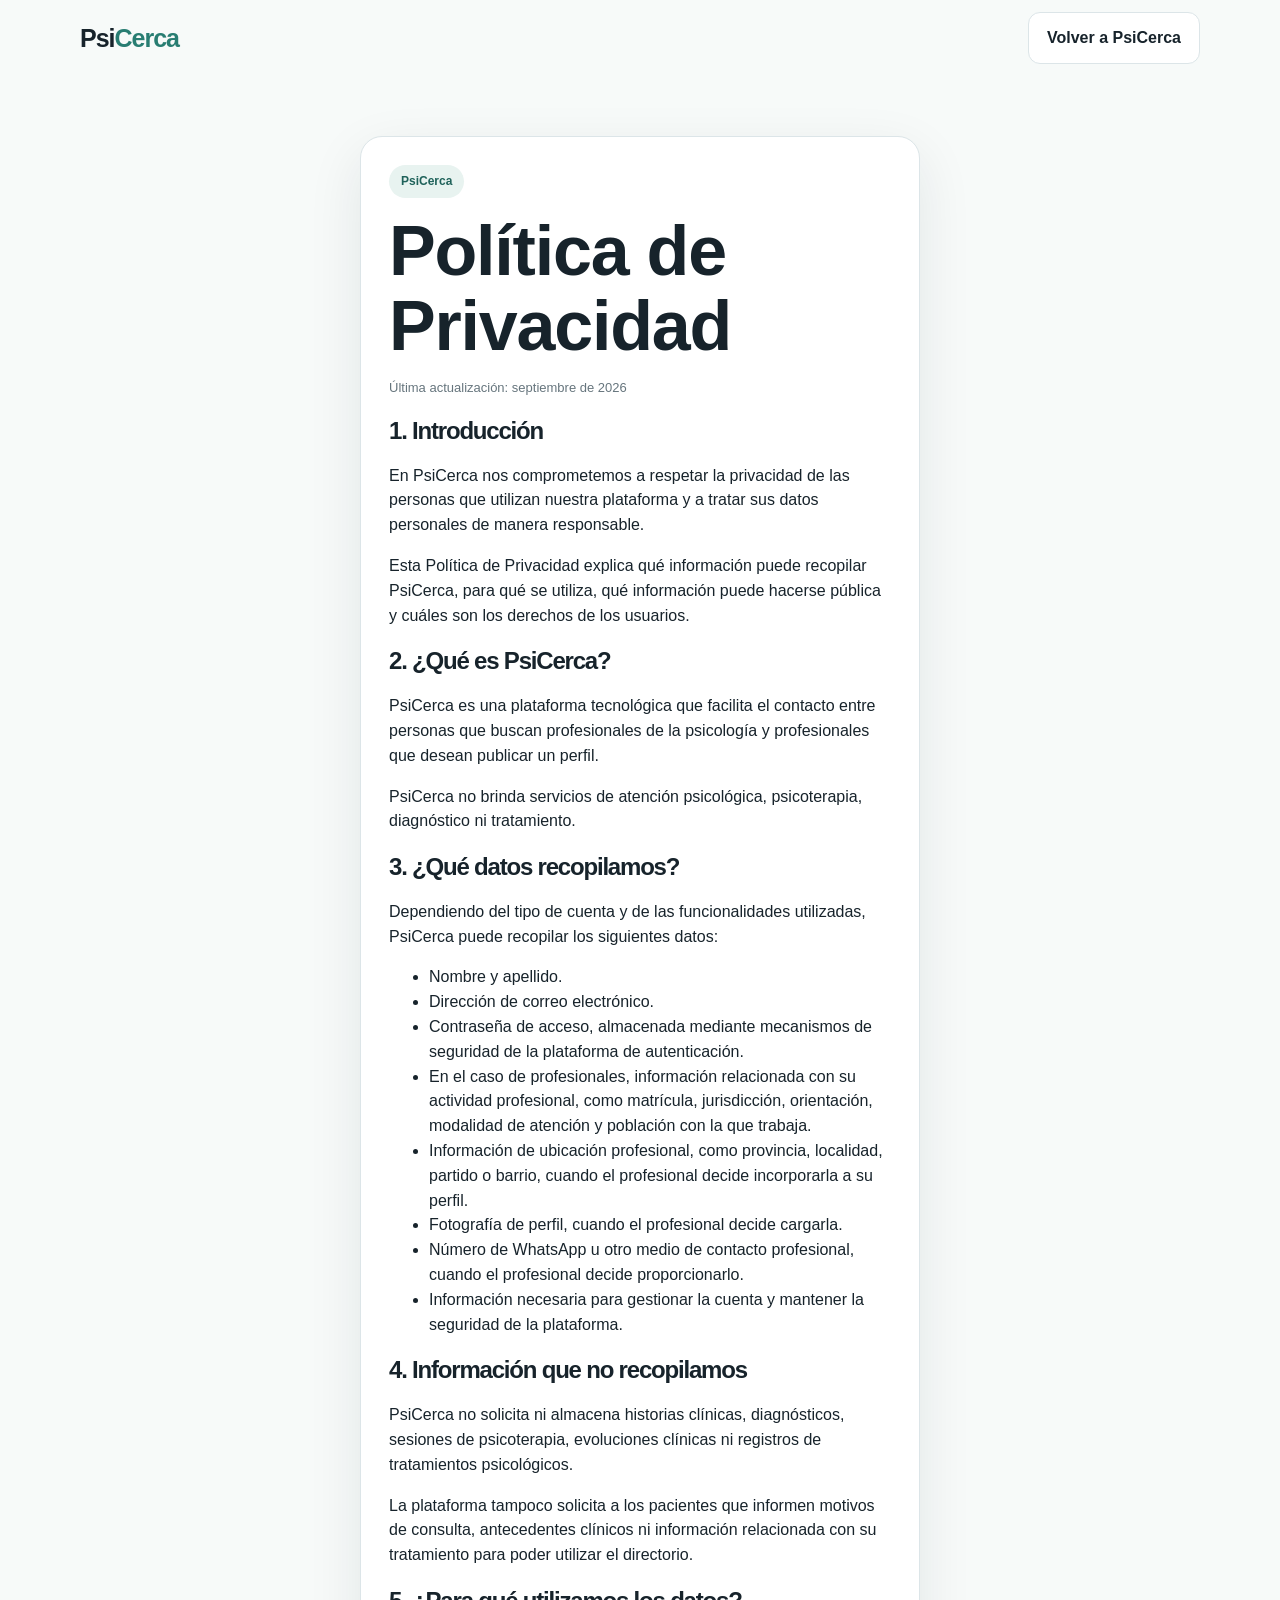
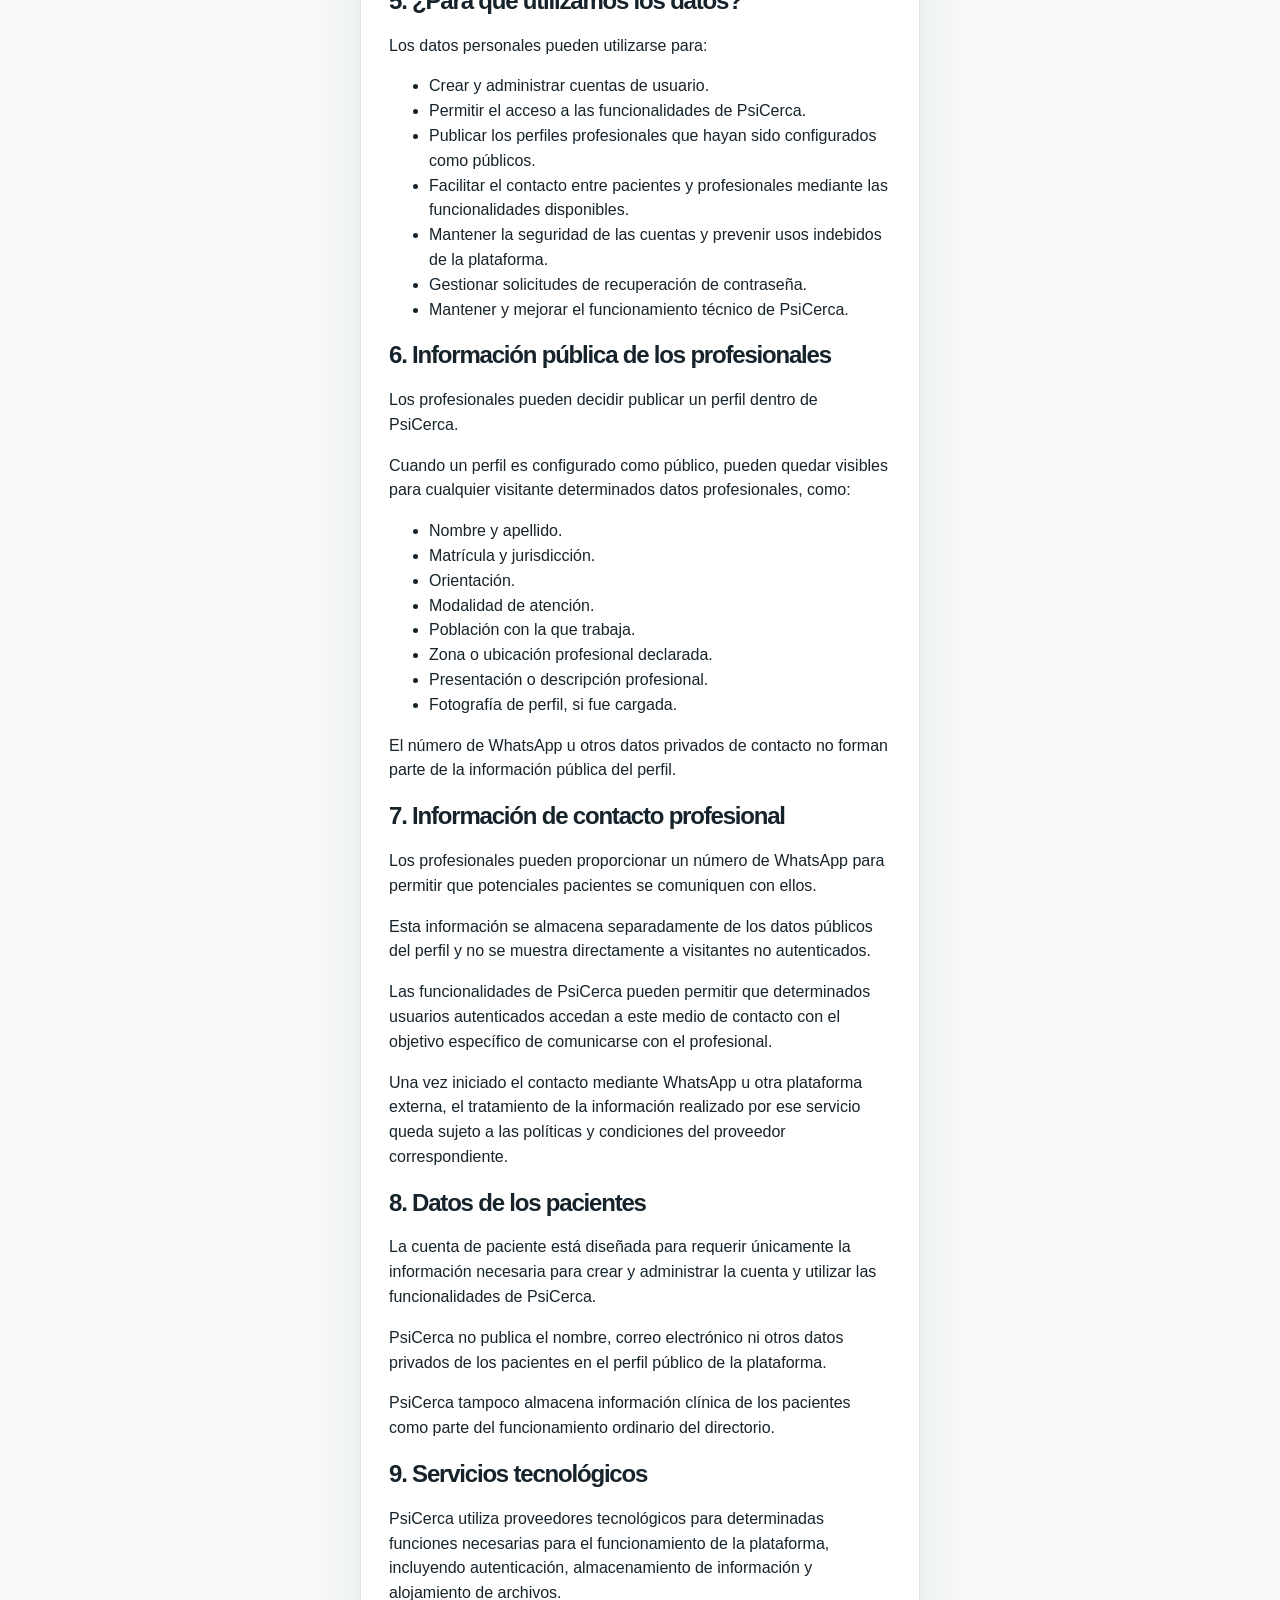
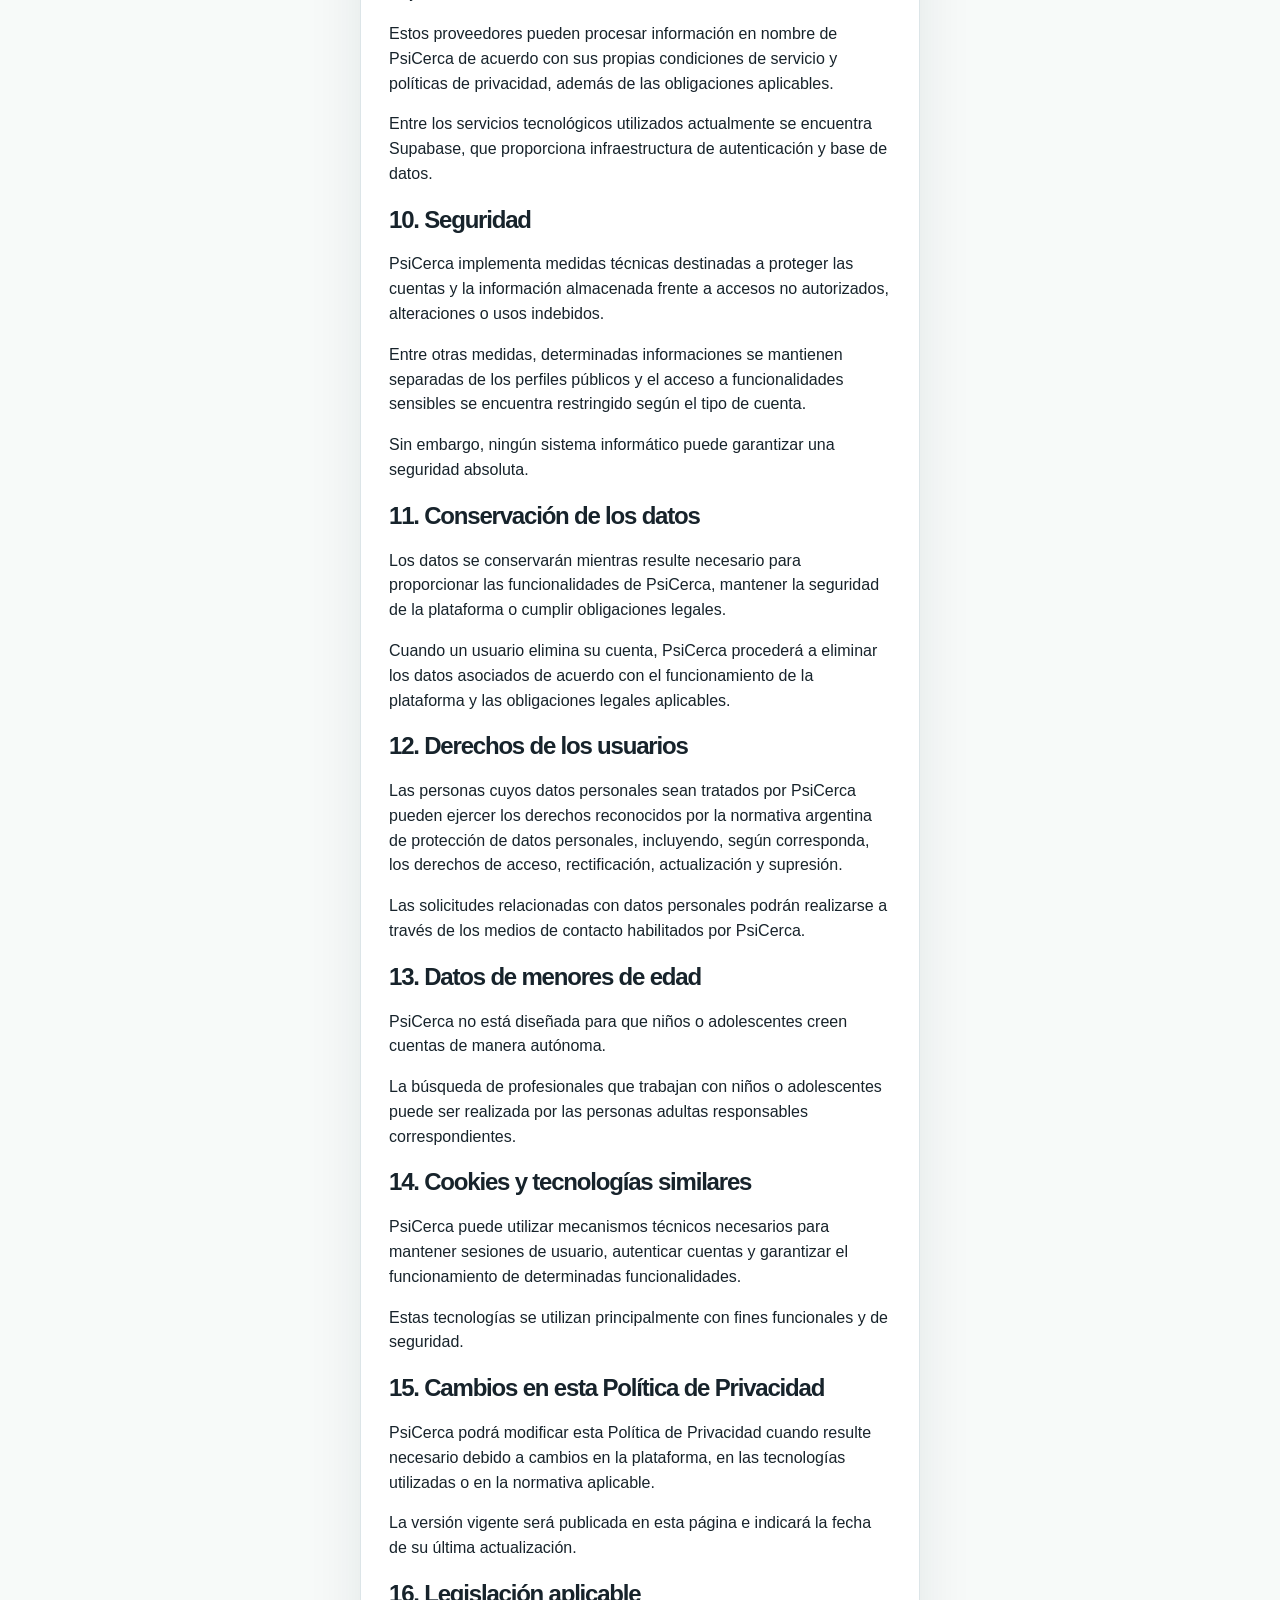
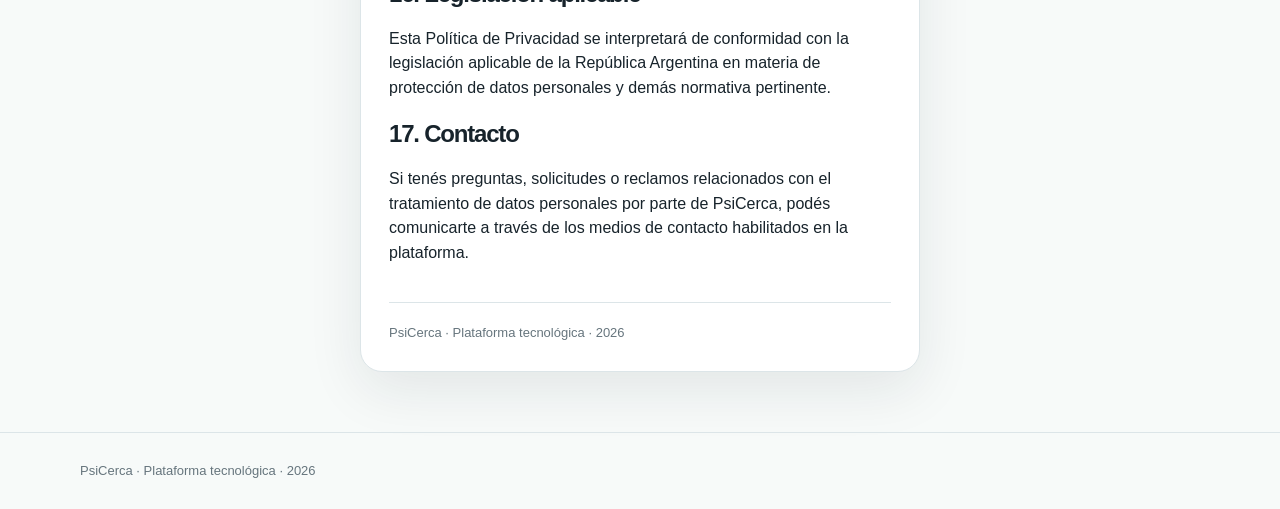
<file: privacidad.html>
<!doctype html>
<html lang="es">

<head>

  <meta charset="utf-8">

  <meta
    name="viewport"
    content="width=device-width,initial-scale=1"
  >

  <title>Política de Privacidad — PsiCerca</title>

  <link rel="stylesheet" href="styles.css">

</head>

<body>

<header>

  <div class="container nav">

    <a
      class="logo"
      href="index.html"
    >
      Psi<span>Cerca</span>
    </a>

    <a
      href="index.html"
      class="btn secondary"
    >
      Volver a PsiCerca
    </a>

  </div>

</header>


<main class="form-wrap">

  <article
    class="panel"
    style="
      max-width:820px;
      margin:0 auto;
    "
  >

    <span class="eyebrow">
      PsiCerca
    </span>

    <h1>
      Política de Privacidad
    </h1>

    <p class="small">
      Última actualización: septiembre de 2026
    </p>


    <section>

      <h2>1. Introducción</h2>

      <p>
        En PsiCerca nos comprometemos a respetar la privacidad de las
        personas que utilizan nuestra plataforma y a tratar sus datos
        personales de manera responsable.
      </p>

      <p>
        Esta Política de Privacidad explica qué información puede
        recopilar PsiCerca, para qué se utiliza, qué información puede
        hacerse pública y cuáles son los derechos de los usuarios.
      </p>

    </section>


    <section>

      <h2>2. ¿Qué es PsiCerca?</h2>

      <p>
        PsiCerca es una plataforma tecnológica que facilita el contacto
        entre personas que buscan profesionales de la psicología y
        profesionales que desean publicar un perfil.
      </p>

      <p>
        PsiCerca no brinda servicios de atención psicológica,
        psicoterapia, diagnóstico ni tratamiento.
      </p>

    </section>


    <section>

      <h2>3. ¿Qué datos recopilamos?</h2>

      <p>
        Dependiendo del tipo de cuenta y de las funcionalidades utilizadas,
        PsiCerca puede recopilar los siguientes datos:
      </p>

      <ul>

        <li>
          Nombre y apellido.
        </li>

        <li>
          Dirección de correo electrónico.
        </li>

        <li>
          Contraseña de acceso, almacenada mediante mecanismos de
          seguridad de la plataforma de autenticación.
        </li>

        <li>
          En el caso de profesionales, información relacionada con su
          actividad profesional, como matrícula, jurisdicción,
          orientación, modalidad de atención y población con la que
          trabaja.
        </li>

        <li>
          Información de ubicación profesional, como provincia,
          localidad, partido o barrio, cuando el profesional decide
          incorporarla a su perfil.
        </li>

        <li>
          Fotografía de perfil, cuando el profesional decide cargarla.
        </li>

        <li>
          Número de WhatsApp u otro medio de contacto profesional,
          cuando el profesional decide proporcionarlo.
        </li>

        <li>
          Información necesaria para gestionar la cuenta y mantener
          la seguridad de la plataforma.
        </li>

      </ul>

    </section>


    <section>

      <h2>4. Información que no recopilamos</h2>

      <p>
        PsiCerca no solicita ni almacena historias clínicas, diagnósticos,
        sesiones de psicoterapia, evoluciones clínicas ni registros de
        tratamientos psicológicos.
      </p>

      <p>
        La plataforma tampoco solicita a los pacientes que informen
        motivos de consulta, antecedentes clínicos ni información
        relacionada con su tratamiento para poder utilizar el directorio.
      </p>

    </section>


    <section>

      <h2>5. ¿Para qué utilizamos los datos?</h2>

      <p>
        Los datos personales pueden utilizarse para:
      </p>

      <ul>

        <li>
          Crear y administrar cuentas de usuario.
        </li>

        <li>
          Permitir el acceso a las funcionalidades de PsiCerca.
        </li>

        <li>
          Publicar los perfiles profesionales que hayan sido configurados
          como públicos.
        </li>

        <li>
          Facilitar el contacto entre pacientes y profesionales mediante
          las funcionalidades disponibles.
        </li>

        <li>
          Mantener la seguridad de las cuentas y prevenir usos
          indebidos de la plataforma.
        </li>

        <li>
          Gestionar solicitudes de recuperación de contraseña.
        </li>

        <li>
          Mantener y mejorar el funcionamiento técnico de PsiCerca.
        </li>

      </ul>

    </section>


    <section>

      <h2>6. Información pública de los profesionales</h2>

      <p>
        Los profesionales pueden decidir publicar un perfil dentro de
        PsiCerca.
      </p>

      <p>
        Cuando un perfil es configurado como público, pueden quedar
        visibles para cualquier visitante determinados datos profesionales,
        como:
      </p>

      <ul>

        <li>
          Nombre y apellido.
        </li>

        <li>
          Matrícula y jurisdicción.
        </li>

        <li>
          Orientación.
        </li>

        <li>
          Modalidad de atención.
        </li>

        <li>
          Población con la que trabaja.
        </li>

        <li>
          Zona o ubicación profesional declarada.
        </li>

        <li>
          Presentación o descripción profesional.
        </li>

        <li>
          Fotografía de perfil, si fue cargada.
        </li>

      </ul>

      <p>
        El número de WhatsApp u otros datos privados de contacto no
        forman parte de la información pública del perfil.
      </p>

    </section>


    <section>

      <h2>7. Información de contacto profesional</h2>

      <p>
        Los profesionales pueden proporcionar un número de WhatsApp
        para permitir que potenciales pacientes se comuniquen con ellos.
      </p>

      <p>
        Esta información se almacena separadamente de los datos públicos
        del perfil y no se muestra directamente a visitantes no
        autenticados.
      </p>

      <p>
        Las funcionalidades de PsiCerca pueden permitir que determinados
        usuarios autenticados accedan a este medio de contacto con el
        objetivo específico de comunicarse con el profesional.
      </p>

      <p>
        Una vez iniciado el contacto mediante WhatsApp u otra plataforma
        externa, el tratamiento de la información realizado por ese
        servicio queda sujeto a las políticas y condiciones del proveedor
        correspondiente.
      </p>

    </section>


    <section>

      <h2>8. Datos de los pacientes</h2>

      <p>
        La cuenta de paciente está diseñada para requerir únicamente la
        información necesaria para crear y administrar la cuenta y
        utilizar las funcionalidades de PsiCerca.
      </p>

      <p>
        PsiCerca no publica el nombre, correo electrónico ni otros datos
        privados de los pacientes en el perfil público de la plataforma.
      </p>

      <p>
        PsiCerca tampoco almacena información clínica de los pacientes
        como parte del funcionamiento ordinario del directorio.
      </p>

    </section>


    <section>

      <h2>9. Servicios tecnológicos</h2>

      <p>
        PsiCerca utiliza proveedores tecnológicos para determinadas
        funciones necesarias para el funcionamiento de la plataforma,
        incluyendo autenticación, almacenamiento de información y
        alojamiento de archivos.
      </p>

      <p>
        Estos proveedores pueden procesar información en nombre de
        PsiCerca de acuerdo con sus propias condiciones de servicio y
        políticas de privacidad, además de las obligaciones aplicables.
      </p>

      <p>
        Entre los servicios tecnológicos utilizados actualmente se
        encuentra Supabase, que proporciona infraestructura de
        autenticación y base de datos.
      </p>

    </section>


    <section>

      <h2>10. Seguridad</h2>

      <p>
        PsiCerca implementa medidas técnicas destinadas a proteger las
        cuentas y la información almacenada frente a accesos no
        autorizados, alteraciones o usos indebidos.
      </p>

      <p>
        Entre otras medidas, determinadas informaciones se mantienen
        separadas de los perfiles públicos y el acceso a funcionalidades
        sensibles se encuentra restringido según el tipo de cuenta.
      </p>

      <p>
        Sin embargo, ningún sistema informático puede garantizar una
        seguridad absoluta.
      </p>

    </section>


    <section>

      <h2>11. Conservación de los datos</h2>

      <p>
        Los datos se conservarán mientras resulte necesario para
        proporcionar las funcionalidades de PsiCerca, mantener la
        seguridad de la plataforma o cumplir obligaciones legales.
      </p>

      <p>
        Cuando un usuario elimina su cuenta, PsiCerca procederá a
        eliminar los datos asociados de acuerdo con el funcionamiento
        de la plataforma y las obligaciones legales aplicables.
      </p>

    </section>


    <section>

      <h2>12. Derechos de los usuarios</h2>

      <p>
        Las personas cuyos datos personales sean tratados por PsiCerca
        pueden ejercer los derechos reconocidos por la normativa
        argentina de protección de datos personales, incluyendo,
        según corresponda, los derechos de acceso, rectificación,
        actualización y supresión.
      </p>

      <p>
        Las solicitudes relacionadas con datos personales podrán
        realizarse a través de los medios de contacto habilitados
        por PsiCerca.
      </p>

    </section>


    <section>

      <h2>13. Datos de menores de edad</h2>

      <p>
        PsiCerca no está diseñada para que niños o adolescentes creen
        cuentas de manera autónoma.
      </p>

      <p>
        La búsqueda de profesionales que trabajan con niños o
        adolescentes puede ser realizada por las personas adultas
        responsables correspondientes.
      </p>

    </section>


    <section>

      <h2>14. Cookies y tecnologías similares</h2>

      <p>
        PsiCerca puede utilizar mecanismos técnicos necesarios para
        mantener sesiones de usuario, autenticar cuentas y garantizar
        el funcionamiento de determinadas funcionalidades.
      </p>

      <p>
        Estas tecnologías se utilizan principalmente con fines
        funcionales y de seguridad.
      </p>

    </section>


    <section>

      <h2>15. Cambios en esta Política de Privacidad</h2>

      <p>
        PsiCerca podrá modificar esta Política de Privacidad cuando
        resulte necesario debido a cambios en la plataforma, en las
        tecnologías utilizadas o en la normativa aplicable.
      </p>

      <p>
        La versión vigente será publicada en esta página e indicará
        la fecha de su última actualización.
      </p>

    </section>


    <section>

      <h2>16. Legislación aplicable</h2>

      <p>
        Esta Política de Privacidad se interpretará de conformidad con
        la legislación aplicable de la República Argentina en materia
        de protección de datos personales y demás normativa pertinente.
      </p>

    </section>


    <section>

      <h2>17. Contacto</h2>

      <p>
        Si tenés preguntas, solicitudes o reclamos relacionados con
        el tratamiento de datos personales por parte de PsiCerca,
        podés comunicarte a través de los medios de contacto habilitados
        en la plataforma.
      </p>

    </section>


    <div
      style="
        margin-top:36px;
        padding-top:20px;
        border-top:1px solid var(--line);
      "
    >

      <p
        class="small"
        style="margin:0;"
      >
        PsiCerca · Plataforma tecnológica · 2026
      </p>

    </div>

  </article>

</main>


<footer class="footer">

  <div class="container">

    PsiCerca · Plataforma tecnológica · 2026

  </div>

</footer>

</body>

</html>
</file>
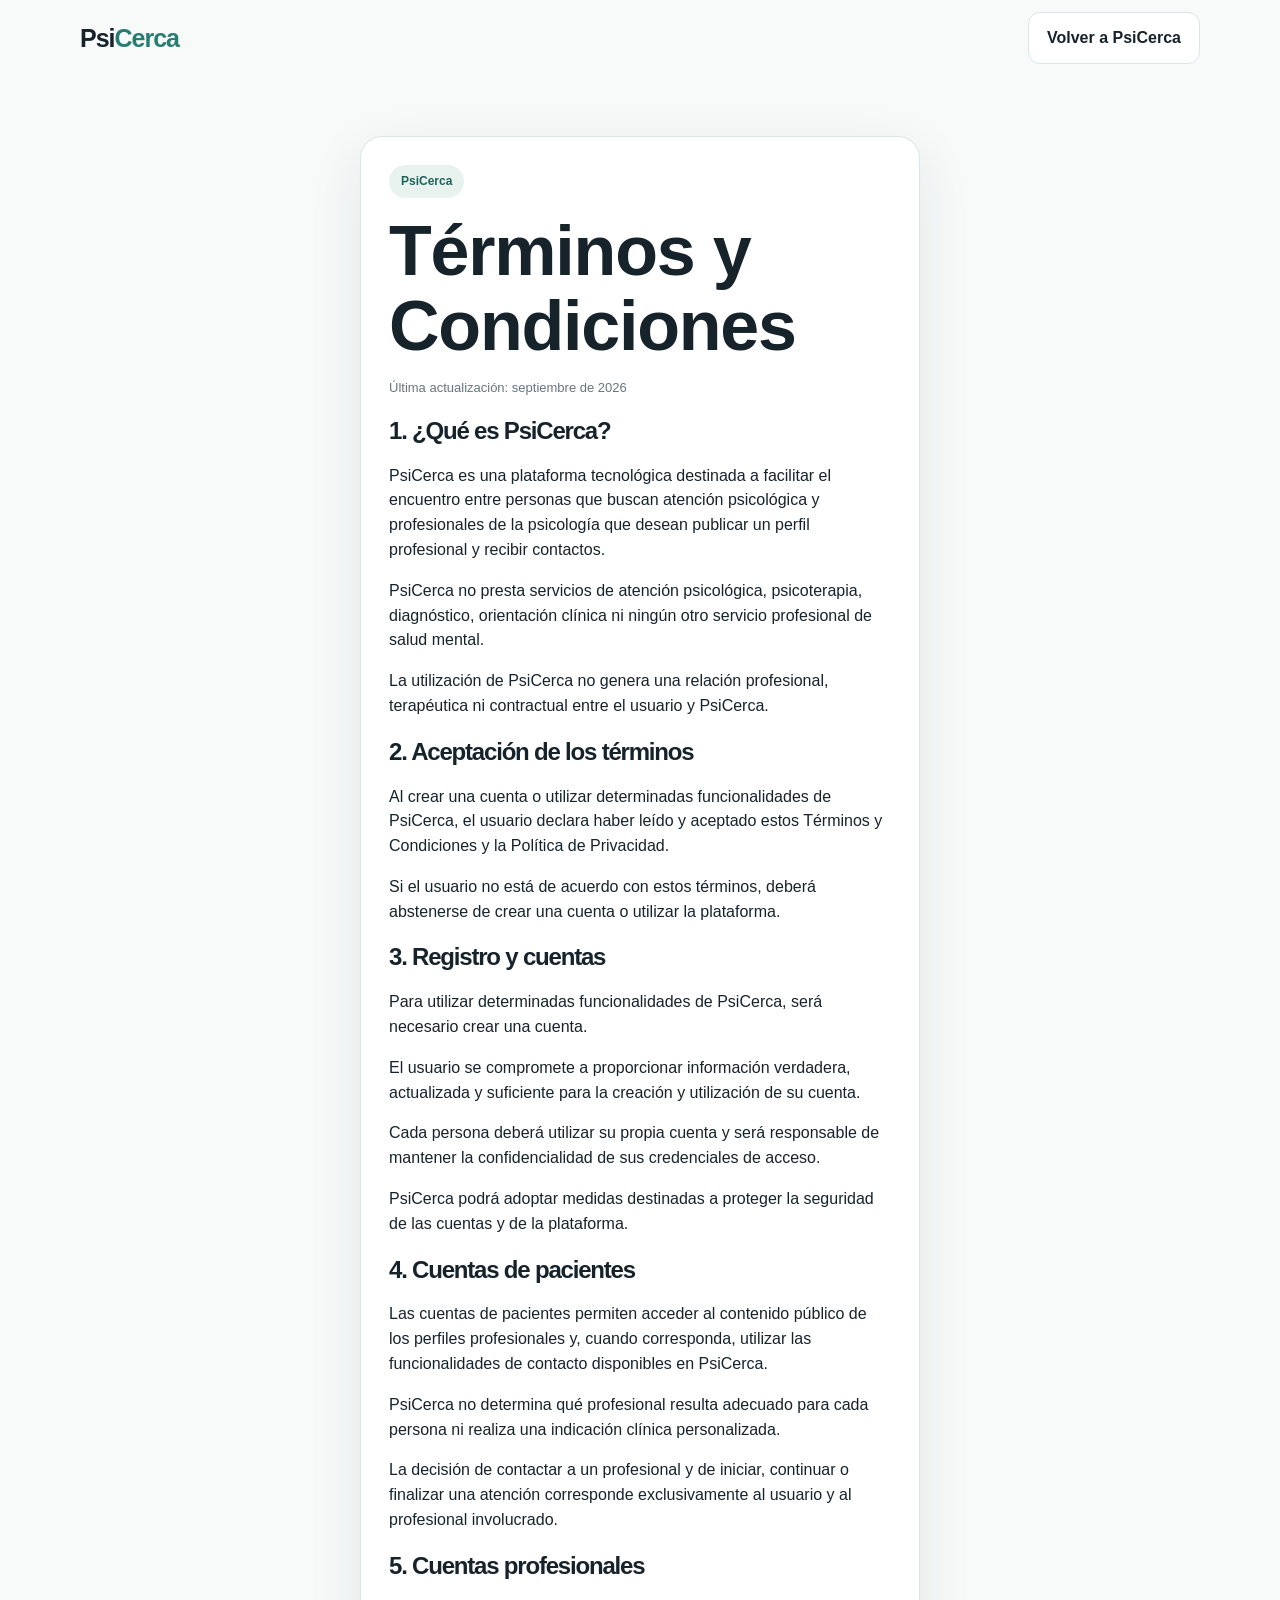
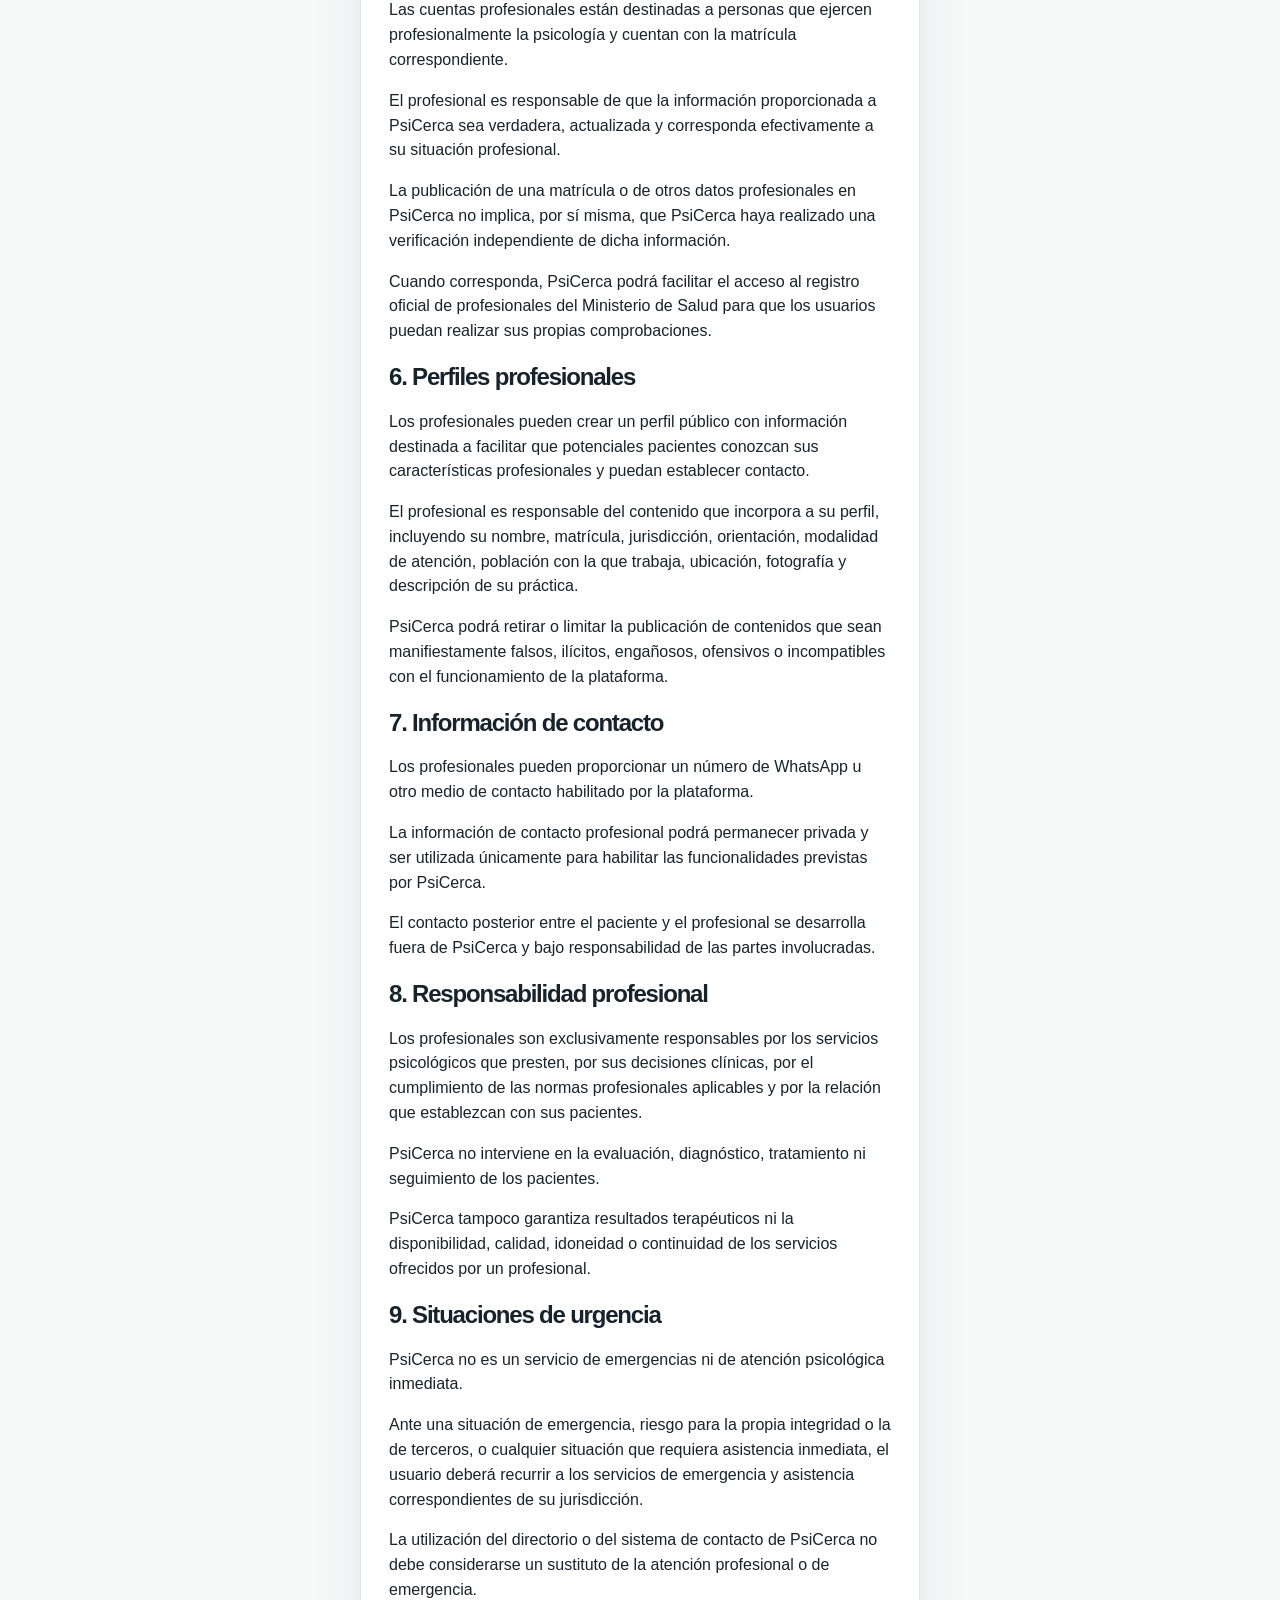
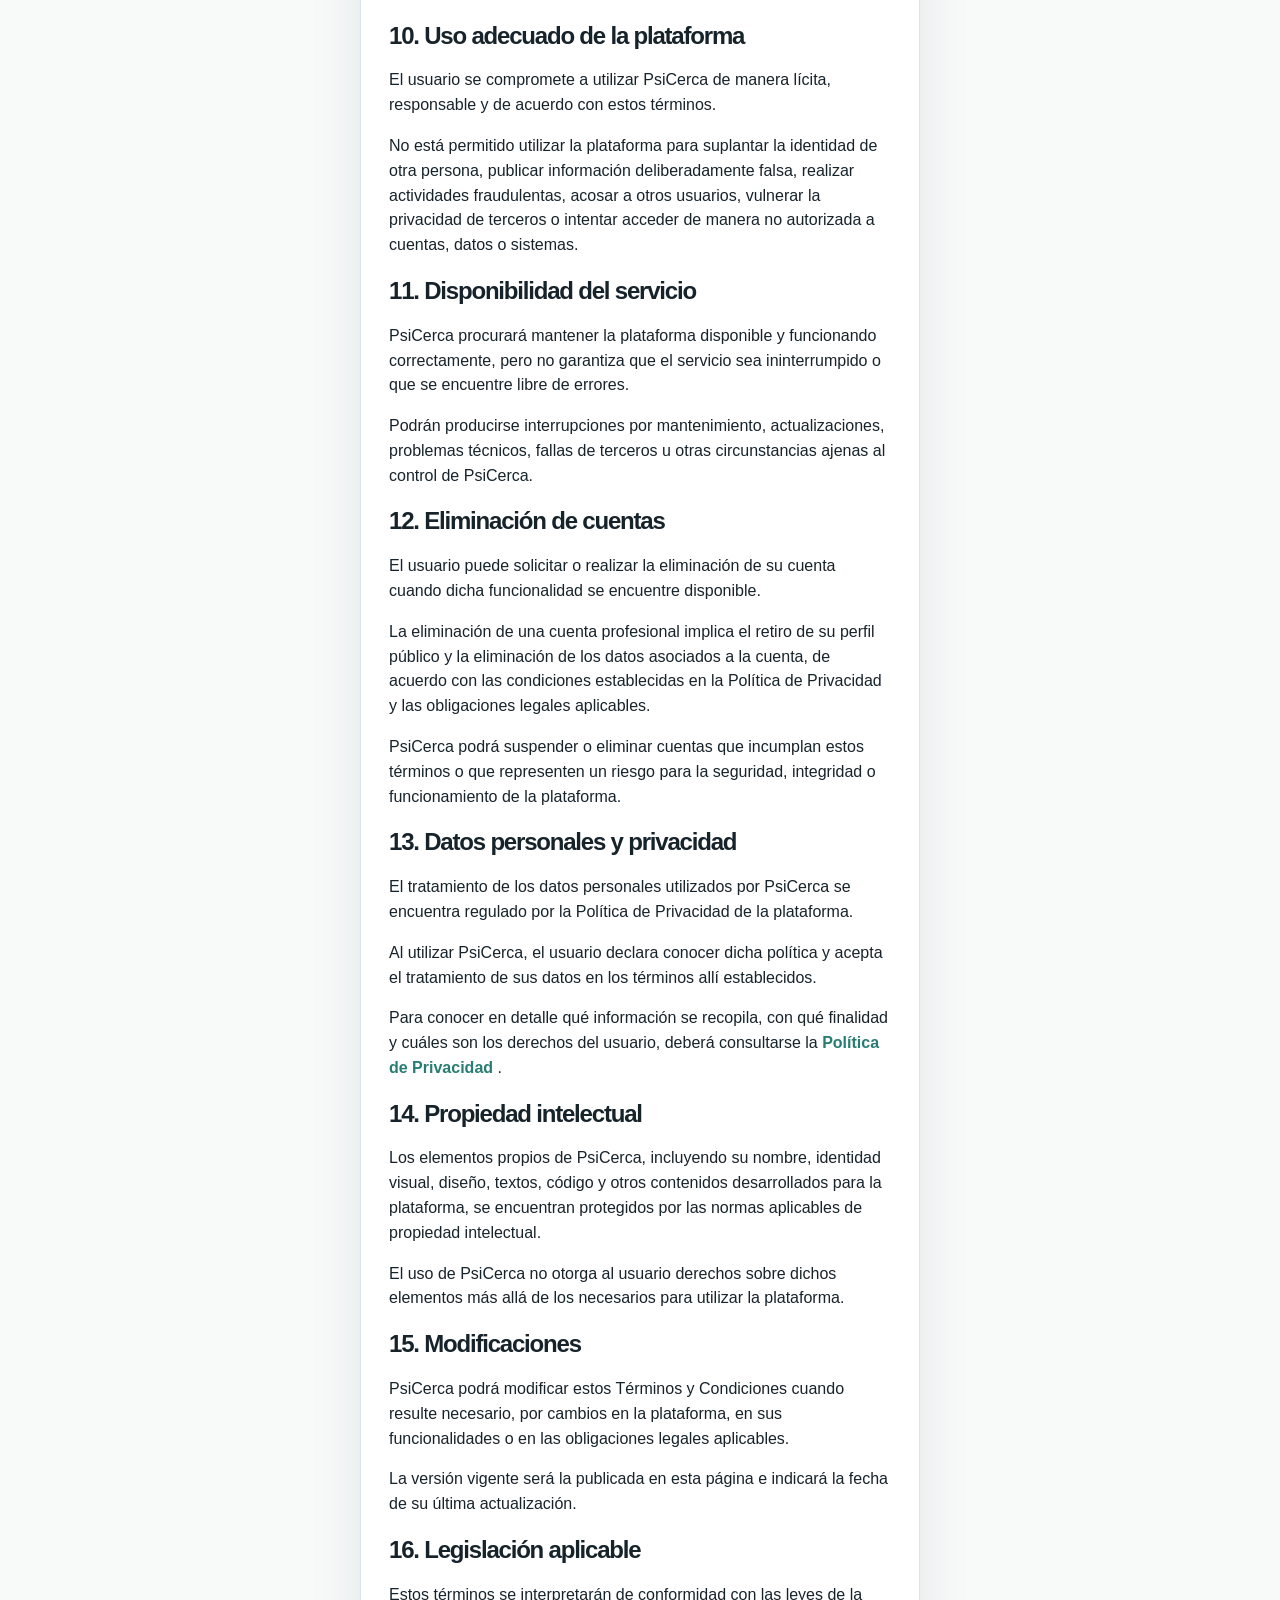
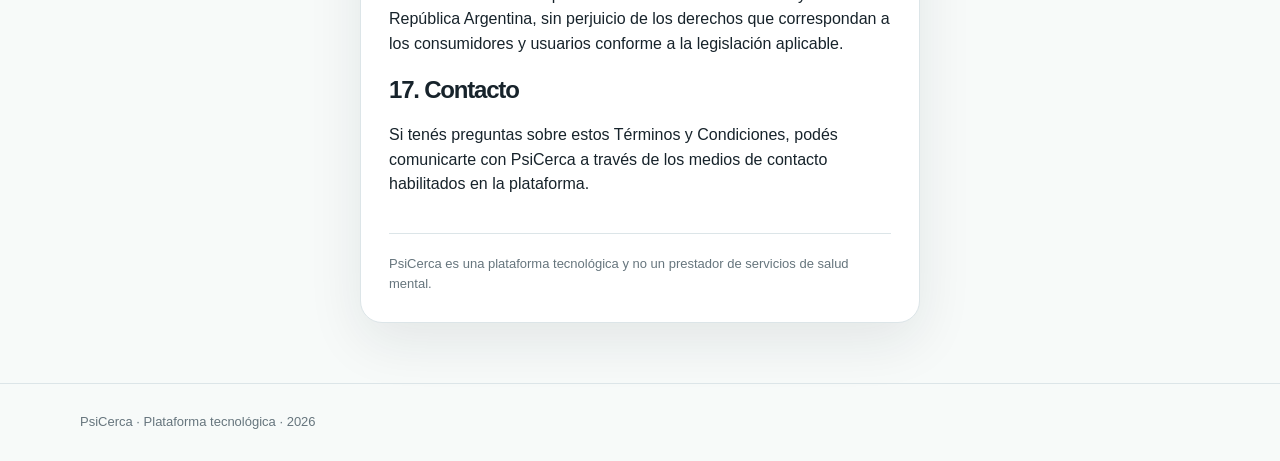
<file: terminos.html>
<!doctype html>
<html lang="es">

<head>

  <meta charset="utf-8">

  <meta
    name="viewport"
    content="width=device-width,initial-scale=1"
  >

  <title>Términos y Condiciones — PsiCerca</title>

  <link rel="stylesheet" href="styles.css">

</head>

<body>

<header>

  <div class="container nav">

    <a
      class="logo"
      href="index.html"
    >
      Psi<span>Cerca</span>
    </a>

    <a
      href="index.html"
      class="btn secondary"
    >
      Volver a PsiCerca
    </a>

  </div>

</header>


<main class="form-wrap">

  <article
    class="panel"
    style="
      max-width:820px;
      margin:0 auto;
    "
  >

    <span class="eyebrow">
      PsiCerca
    </span>

    <h1>
      Términos y Condiciones
    </h1>

    <p class="small">
      Última actualización: septiembre de 2026
    </p>


    <section>

      <h2>1. ¿Qué es PsiCerca?</h2>

      <p>
        PsiCerca es una plataforma tecnológica destinada a facilitar
        el encuentro entre personas que buscan atención psicológica
        y profesionales de la psicología que desean publicar un perfil
        profesional y recibir contactos.
      </p>

      <p>
        PsiCerca no presta servicios de atención psicológica,
        psicoterapia, diagnóstico, orientación clínica ni ningún otro
        servicio profesional de salud mental.
      </p>

      <p>
        La utilización de PsiCerca no genera una relación profesional,
        terapéutica ni contractual entre el usuario y PsiCerca.
      </p>

    </section>


    <section>

      <h2>2. Aceptación de los términos</h2>

      <p>
        Al crear una cuenta o utilizar determinadas funcionalidades
        de PsiCerca, el usuario declara haber leído y aceptado estos
        Términos y Condiciones y la Política de Privacidad.
      </p>

      <p>
        Si el usuario no está de acuerdo con estos términos, deberá
        abstenerse de crear una cuenta o utilizar la plataforma.
      </p>

    </section>


    <section>

      <h2>3. Registro y cuentas</h2>

      <p>
        Para utilizar determinadas funcionalidades de PsiCerca,
        será necesario crear una cuenta.
      </p>

      <p>
        El usuario se compromete a proporcionar información verdadera,
        actualizada y suficiente para la creación y utilización de
        su cuenta.
      </p>

      <p>
        Cada persona deberá utilizar su propia cuenta y será responsable
        de mantener la confidencialidad de sus credenciales de acceso.
      </p>

      <p>
        PsiCerca podrá adoptar medidas destinadas a proteger la
        seguridad de las cuentas y de la plataforma.
      </p>

    </section>


    <section>

      <h2>4. Cuentas de pacientes</h2>

      <p>
        Las cuentas de pacientes permiten acceder al contenido público
        de los perfiles profesionales y, cuando corresponda, utilizar
        las funcionalidades de contacto disponibles en PsiCerca.
      </p>

      <p>
        PsiCerca no determina qué profesional resulta adecuado para
        cada persona ni realiza una indicación clínica personalizada.
      </p>

      <p>
        La decisión de contactar a un profesional y de iniciar,
        continuar o finalizar una atención corresponde exclusivamente
        al usuario y al profesional involucrado.
      </p>

    </section>


    <section>

      <h2>5. Cuentas profesionales</h2>

      <p>
        Las cuentas profesionales están destinadas a personas que
        ejercen profesionalmente la psicología y cuentan con la
        matrícula correspondiente.
      </p>

      <p>
        El profesional es responsable de que la información proporcionada
        a PsiCerca sea verdadera, actualizada y corresponda efectivamente
        a su situación profesional.
      </p>

      <p>
        La publicación de una matrícula o de otros datos profesionales
        en PsiCerca no implica, por sí misma, que PsiCerca haya realizado
        una verificación independiente de dicha información.
      </p>

      <p>
        Cuando corresponda, PsiCerca podrá facilitar el acceso al registro
        oficial de profesionales del Ministerio de Salud para que los
        usuarios puedan realizar sus propias comprobaciones.
      </p>

    </section>


    <section>

      <h2>6. Perfiles profesionales</h2>

      <p>
        Los profesionales pueden crear un perfil público con información
        destinada a facilitar que potenciales pacientes conozcan sus
        características profesionales y puedan establecer contacto.
      </p>

      <p>
        El profesional es responsable del contenido que incorpora a su
        perfil, incluyendo su nombre, matrícula, jurisdicción, orientación,
        modalidad de atención, población con la que trabaja, ubicación,
        fotografía y descripción de su práctica.
      </p>

      <p>
        PsiCerca podrá retirar o limitar la publicación de contenidos
        que sean manifiestamente falsos, ilícitos, engañosos, ofensivos
        o incompatibles con el funcionamiento de la plataforma.
      </p>

    </section>


    <section>

      <h2>7. Información de contacto</h2>

      <p>
        Los profesionales pueden proporcionar un número de WhatsApp
        u otro medio de contacto habilitado por la plataforma.
      </p>

      <p>
        La información de contacto profesional podrá permanecer privada
        y ser utilizada únicamente para habilitar las funcionalidades
        previstas por PsiCerca.
      </p>

      <p>
        El contacto posterior entre el paciente y el profesional se
        desarrolla fuera de PsiCerca y bajo responsabilidad de las
        partes involucradas.
      </p>

    </section>


    <section>

      <h2>8. Responsabilidad profesional</h2>

      <p>
        Los profesionales son exclusivamente responsables por los
        servicios psicológicos que presten, por sus decisiones clínicas,
        por el cumplimiento de las normas profesionales aplicables
        y por la relación que establezcan con sus pacientes.
      </p>

      <p>
        PsiCerca no interviene en la evaluación, diagnóstico,
        tratamiento ni seguimiento de los pacientes.
      </p>

      <p>
        PsiCerca tampoco garantiza resultados terapéuticos ni la
        disponibilidad, calidad, idoneidad o continuidad de los
        servicios ofrecidos por un profesional.
      </p>

    </section>


    <section>

      <h2>9. Situaciones de urgencia</h2>

      <p>
        PsiCerca no es un servicio de emergencias ni de atención
        psicológica inmediata.
      </p>

      <p>
        Ante una situación de emergencia, riesgo para la propia
        integridad o la de terceros, o cualquier situación que requiera
        asistencia inmediata, el usuario deberá recurrir a los servicios
        de emergencia y asistencia correspondientes de su jurisdicción.
      </p>

      <p>
        La utilización del directorio o del sistema de contacto de
        PsiCerca no debe considerarse un sustituto de la atención
        profesional o de emergencia.
      </p>

    </section>


    <section>

      <h2>10. Uso adecuado de la plataforma</h2>

      <p>
        El usuario se compromete a utilizar PsiCerca de manera lícita,
        responsable y de acuerdo con estos términos.
      </p>

      <p>
        No está permitido utilizar la plataforma para suplantar la
        identidad de otra persona, publicar información deliberadamente
        falsa, realizar actividades fraudulentas, acosar a otros usuarios,
        vulnerar la privacidad de terceros o intentar acceder de manera
        no autorizada a cuentas, datos o sistemas.
      </p>

    </section>


    <section>

      <h2>11. Disponibilidad del servicio</h2>

      <p>
        PsiCerca procurará mantener la plataforma disponible y funcionando
        correctamente, pero no garantiza que el servicio sea ininterrumpido
        o que se encuentre libre de errores.
      </p>

      <p>
        Podrán producirse interrupciones por mantenimiento, actualizaciones,
        problemas técnicos, fallas de terceros u otras circunstancias
        ajenas al control de PsiCerca.
      </p>

    </section>


    <section>

      <h2>12. Eliminación de cuentas</h2>

      <p>
        El usuario puede solicitar o realizar la eliminación de su cuenta
        cuando dicha funcionalidad se encuentre disponible.
      </p>

      <p>
        La eliminación de una cuenta profesional implica el retiro de su
        perfil público y la eliminación de los datos asociados a la cuenta,
        de acuerdo con las condiciones establecidas en la Política de
        Privacidad y las obligaciones legales aplicables.
      </p>

      <p>
        PsiCerca podrá suspender o eliminar cuentas que incumplan estos
        términos o que representen un riesgo para la seguridad,
        integridad o funcionamiento de la plataforma.
      </p>

    </section>


    <section>

      <h2>13. Datos personales y privacidad</h2>

      <p>
        El tratamiento de los datos personales utilizados por PsiCerca
        se encuentra regulado por la Política de Privacidad de la
        plataforma.
      </p>

      <p>
        Al utilizar PsiCerca, el usuario declara conocer dicha política
        y acepta el tratamiento de sus datos en los términos allí
        establecidos.
      </p>

      <p>
        Para conocer en detalle qué información se recopila, con qué
        finalidad y cuáles son los derechos del usuario, deberá
        consultarse la
        <a
          href="privacidad.html"
          style="
            color:var(--accent);
            font-weight:700;
          "
        >
          Política de Privacidad
        </a>.
      </p>

    </section>


    <section>

      <h2>14. Propiedad intelectual</h2>

      <p>
        Los elementos propios de PsiCerca, incluyendo su nombre,
        identidad visual, diseño, textos, código y otros contenidos
        desarrollados para la plataforma, se encuentran protegidos
        por las normas aplicables de propiedad intelectual.
      </p>

      <p>
        El uso de PsiCerca no otorga al usuario derechos sobre dichos
        elementos más allá de los necesarios para utilizar la plataforma.
      </p>

    </section>


    <section>

      <h2>15. Modificaciones</h2>

      <p>
        PsiCerca podrá modificar estos Términos y Condiciones cuando
        resulte necesario, por cambios en la plataforma, en sus
        funcionalidades o en las obligaciones legales aplicables.
      </p>

      <p>
        La versión vigente será la publicada en esta página e indicará
        la fecha de su última actualización.
      </p>

    </section>


    <section>

      <h2>16. Legislación aplicable</h2>

      <p>
        Estos términos se interpretarán de conformidad con las leyes
        de la República Argentina, sin perjuicio de los derechos que
        correspondan a los consumidores y usuarios conforme a la
        legislación aplicable.
      </p>

    </section>


    <section>

      <h2>17. Contacto</h2>

      <p>
        Si tenés preguntas sobre estos Términos y Condiciones,
        podés comunicarte con PsiCerca a través de los medios de
        contacto habilitados en la plataforma.
      </p>

    </section>


    <div
      style="
        margin-top:36px;
        padding-top:20px;
        border-top:1px solid var(--line);
      "
    >

      <p
        class="small"
        style="margin:0;"
      >
        PsiCerca es una plataforma tecnológica y no un prestador
        de servicios de salud mental.
      </p>

    </div>

  </article>

</main>


<footer class="footer">

  <div class="container">

    PsiCerca · Plataforma tecnológica · 2026

  </div>

</footer>

</body>

</html>
</file>
<file: styles.css>
:root{
  --ink:#17232b;
  --muted:#66757d;
  --line:#dce5e8;
  --bg:#f7faf9;
  --card:#fff;
  --accent:#287d72;
  --accent-dark:#1f625a;
  --soft:#e8f3f0;
  --warm:#f5efe5;
  --danger:#a33a3a;
  --shadow:0 18px 55px rgba(23,35,43,.09);
  --radius:22px
}

*{
  box-sizing:border-box
}

html{
  scroll-behavior:smooth
}

body{
  margin:0;
  background:var(--bg);
  color:var(--ink);
  font-family:Arial,sans-serif;
  line-height:1.55
}

a{
  text-decoration:none;
  color:inherit
}

.container{
  width:min(1120px,calc(100% - 36px));
  margin:auto
}

.nav{
  height:76px;
  display:flex;
  align-items:center;
  justify-content:space-between
}

.logo{
  font-size:25px;
  font-weight:800;
  letter-spacing:-1px
}

.logo span{
  color:var(--accent)
}

.navlinks{
  display:flex;
  align-items:center;
  gap:20px;
  color:var(--muted);
  font-size:14px
}

.navlinks a:hover{
  color:var(--accent)
}

.btn{
  border:0;
  border-radius:12px;
  padding:13px 18px;
  font:inherit;
  font-weight:700;
  cursor:pointer;
  display:inline-flex;
  justify-content:center;
  align-items:center
}

.primary{
  background:var(--accent);
  color:white
}

.primary:hover{
  background:var(--accent-dark)
}

.secondary{
  background:#fff;
  border:1px solid var(--line)
}

.hero{
  padding:70px 0 90px;
  display:grid;
  grid-template-columns:1fr .85fr;
  gap:65px;
  align-items:center
}

.eyebrow{
  display:inline-block;
  padding:7px 12px;
  border-radius:999px;
  background:var(--soft);
  color:var(--accent-dark);
  font-size:12px;
  font-weight:800;
  margin-bottom:16px
}

h1,h2,h3{
  line-height:1.08;
  letter-spacing:-1.2px
}

h1{
  font-size:clamp(42px,6vw,70px);
  margin:0;
  max-width:720px
}

h1 em{
  color:var(--accent);
  font-style:normal
}

.hero p{
  font-size:18px;
  color:var(--muted);
  max-width:610px
}

.actions{
  display:flex;
  gap:10px;
  flex-wrap:wrap
}

.mock{
  background:#fff;
  border:1px solid var(--line);
  border-radius:28px;
  padding:22px;
  box-shadow:var(--shadow)
}

.search{
  padding:15px;
  background:#f3f7f6;
  border-radius:15px;
  color:#7b898f
}

.mini-profile{
  display:flex;
  align-items:center;
  gap:13px;
  padding:17px 0;
  border-bottom:1px solid var(--line)
}

.avatar{
  width:46px;
  height:46px;
  border-radius:50%;
  background:var(--warm);
  display:grid;
  place-items:center;
  font-weight:800
}

.mini-profile span{
  display:block;
  color:var(--muted);
  font-size:13px
}

.tag{
  margin-left:auto;
  background:var(--soft);
  color:var(--accent-dark);
  padding:5px 9px;
  border-radius:99px;
  font-size:11px;
  font-weight:700
}

.section{
  padding:78px 0
}

.section.alt{
  background:#fff
}

.section-head{
  max-width:700px;
  margin-bottom:35px
}

.section-head p{
  color:var(--muted)
}

.cards{
  display:grid;
  grid-template-columns:repeat(3,1fr);
  gap:18px
}

.card{
  background:#fff;
  border:1px solid var(--line);
  border-radius:var(--radius);
  padding:25px
}

.card p{
  color:var(--muted)
}

.form-wrap{
  max-width:560px;
  margin:60px auto
}

.form-card,
.panel{
  background:#fff;
  border:1px solid var(--line);
  border-radius:var(--radius);
  padding:28px;
  box-shadow:var(--shadow)
}

.field{
  margin-bottom:16px
}

.field label{
  display:block;
  font-size:13px;
  font-weight:700;
  margin-bottom:6px
}

.field input,
.field select,
.field textarea{
  width:100%;
  border:1px solid var(--line);
  border-radius:11px;
  padding:12px 13px;
  font:inherit;
  background:#fff
}

.field textarea{
  min-height:110px;
  resize:vertical
}

.check{
  display:flex;
  gap:9px;
  align-items:flex-start;
  font-size:12px;
  color:var(--muted);
  margin:14px 0
}

.full{
  width:100%
}

.message{
  margin:14px 0;
  padding:11px 13px;
  border-radius:10px;
  font-size:13px;
  display:none
}

.message.success,
.message.error{
  display:block
}

.message.success{
  background:var(--soft);
  color:var(--accent-dark)
}

.message.error{
  background:#faeeee;
  color:var(--danger)
}

.small{
  font-size:13px;
  color:var(--muted)
}

.dashboard{
  padding:45px 0 80px
}

.dash-head{
  display:flex;
  justify-content:space-between;
  gap:20px;
  align-items:center;
  margin-bottom:25px
}

.dash-grid{
  display:grid;
  grid-template-columns:240px 1fr;
  gap:20px
}

.side{
  background:#fff;
  border:1px solid var(--line);
  border-radius:20px;
  padding:12px;
  height:max-content
}

.side a{
  display:block;
  padding:11px 12px;
  border-radius:10px;
  color:var(--muted);
  font-size:14px
}

.side a.active,
.side a:hover{
  background:var(--soft);
  color:var(--accent-dark);
  font-weight:700
}

.profile-form{
  display:grid;
  grid-template-columns:1fr 1fr;
  gap:15px
}

.span-2{
  grid-column:span 2
}

.directory{
  padding:45px 0 80px
}

.filters{
  display:grid;
  grid-template-columns:1fr 1fr 1fr auto;
  gap:10px;
  margin:25px 0
}

.filters input,
.filters select{
  border:1px solid var(--line);
  border-radius:11px;
  padding:12px;
  font:inherit;
  background:#fff
}

.results{
  display:grid;
  grid-template-columns:repeat(3,1fr);
  gap:18px
}

.pro-card{
  background:#fff;
  border:1px solid var(--line);
  border-radius:20px;
  padding:22px
}

.pro-top{
  display:flex;
  gap:14px;
  align-items:center
}

.pro-card h3{
  margin:0
}

.pro-card p{
  color:var(--muted);
  font-size:14px
}

.chips{
  display:flex;
  gap:6px;
  flex-wrap:wrap;
  margin:14px 0
}

.chip{
  background:var(--soft);
  color:var(--accent-dark);
  padding:5px 8px;
  border-radius:99px;
  font-size:11px;
  font-weight:700
}

.empty{
  text-align:center;
  padding:50px;
  color:var(--muted)
}

.footer{
  padding:28px 0;
  color:var(--muted);
  font-size:13px;
  border-top:1px solid var(--line)
}

@media(max-width:800px){

  .navlinks{
    display:none
  }

  .hero,
  .dash-grid{
    grid-template-columns:1fr
  }

  .cards,
  .results{
    grid-template-columns:1fr
  }

  .filters{
    grid-template-columns:1fr
  }

  .profile-form{
    grid-template-columns:1fr
  }

  .span-2{
    grid-column:auto
  }

  .dash-head{
    align-items:flex-start;
    flex-direction:column
  }
}
</file>
